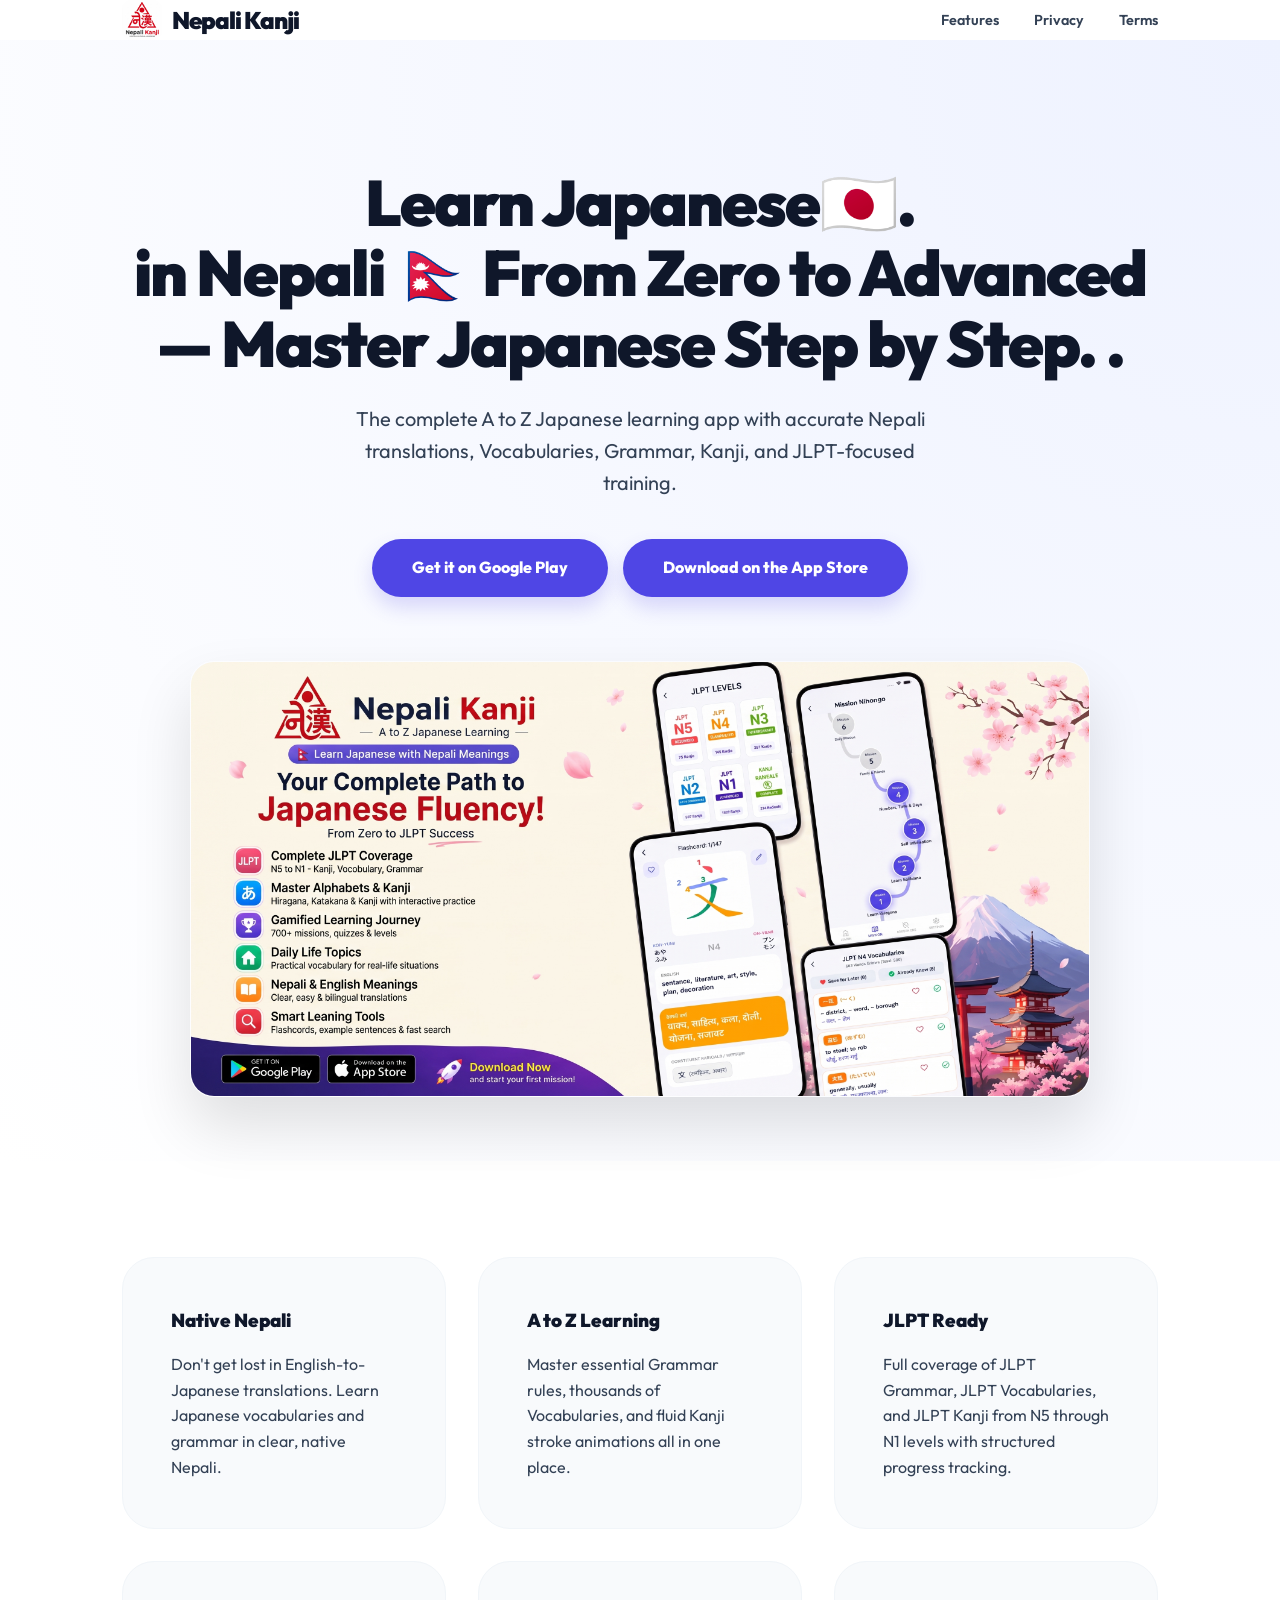
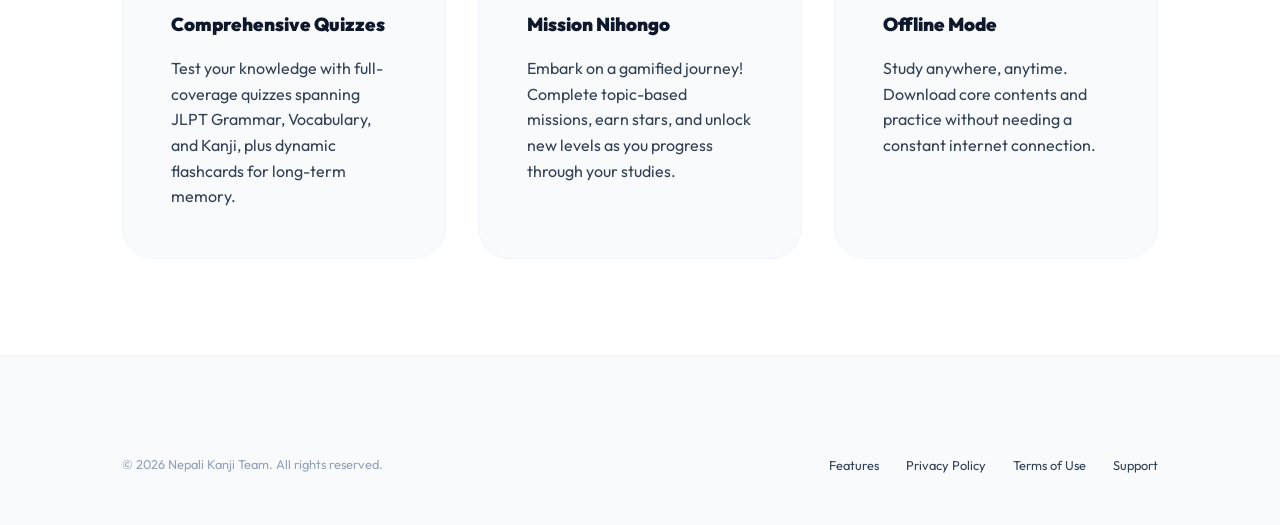
<file: index.html>
<!DOCTYPE html>
<html lang="en">
<head>
    <meta charset="UTF-8">
    <meta name="viewport" content="width=device-width, initial-scale=1.0">

    <!-- Primary SEO -->
    <title>Nepali Kanji | Complete Japanese A to Z with Nepali Translations</title>
    <meta name="description" content="Learn Japanese from A to Z with accurate Nepali meanings. Master Vocabularies, Grammar, Kanji, and JLPT-focused training from N5 to N1.">
    <meta name="keywords" content="Nepali Kanji, Japanese Learning App, JLPT N5, JLPT N4, JLPT N3, JLPT N2, JLPT N1, Learn Japanese in Nepali, Japanese Language Nepal, Kanji Dictionary Nepali, Japanese Grammar Nepali, Japanese Vocabulary Nepali">
    <meta name="author" content="Nepali Kanji Team">
    <meta name="robots" content="index, follow">
    <meta name="language" content="English">

    <!-- Canonical URL -->
    <link rel="canonical" href="https://nepalikanjiapp.com/">

    <!-- Theme Color -->
    <meta name="theme-color" content="#2563eb">

    <!-- Open Graph -->
    <meta property="og:type" content="website">
    <meta property="og:title" content="Nepali Kanji | Complete Japanese A to Z with Nepali Translations">
    <meta property="og:description" content="The complete A to Z Japanese learning app with accurate Nepali translations, Vocabularies, Grammar, Kanji, and JLPT-focused training.">
    <meta property="og:url" content="https://nepalikanjiapp.com/">
    <meta property="og:site_name" content="Nepali Kanji">
    <meta property="og:image" content="https://nepalikanjiapp.com/assets/images/feature_image.png">
    <meta property="og:image:alt" content="Nepali Kanji App Preview">

    <!-- Twitter -->
    <meta name="twitter:card" content="summary_large_image">
    <meta name="twitter:title" content="Nepali Kanji | Complete Japanese A to Z with Nepali Translations">
    <meta name="twitter:description" content="Learn Japanese from A to Z with Nepali meanings, JLPT practice, Vocabularies, Grammar, and Kanji.">
    <meta name="twitter:image" content="https://nepalikanjiapp.com/assets/images/feature_image.png">

    <!-- Mobile App -->
    <meta name="apple-mobile-web-app-capable" content="yes">
    <meta name="apple-mobile-web-app-title" content="Nepali Kanji">
    <meta name="apple-mobile-web-app-status-bar-style" content="default">

    <!-- Favicon -->
    <link rel="icon" type="image/png" href="assets/images/logo.png">
    <link rel="apple-touch-icon" href="assets/images/logo.png">

    <!-- Fonts -->
    <link rel="preconnect" href="https://fonts.googleapis.com">
    <link rel="preconnect" href="https://fonts.gstatic.com" crossorigin>
    <link href="https://fonts.googleapis.com/css2?family=Outfit:wght@100..900&display=swap" rel="stylesheet">

    <!-- Styles -->
    <link rel="stylesheet" href="style.css">

    <!-- Structured Data -->
    <script type="application/ld+json">
    {
      "@context": "https://schema.org",
      "@type": "MobileApplication",
      "name": "Nepali Kanji",
      "applicationCategory": "EducationalApplication",
      "operatingSystem": "Android, iOS",
      "description": "Learn Japanese from A to Z with accurate Nepali meanings, Vocabularies, Grammar, Kanji, JLPT preparation, quizzes, and progress tracking.",
      "url": "https://nepalikanjiapp.com/",
      "image": "https://nepalikanjiapp.com/assets/images/feature_image.png",
      "publisher": {
        "@type": "Organization",
        "name": "Nepali Kanji Team"
      },
      "downloadUrl": [
        "https://play.google.com/store/apps/details?id=com.nepalikanji",
        "https://apps.apple.com/np/app/nepali-kanji/id6767144621"
      ]
    }
    </script>

    <style>
        .download-buttons {
            display: flex;
            gap: 15px;
            margin: 0 auto 20px;
            justify-content: center;
        }

        @media (max-width: 480px) {
            .download-buttons {
                flex-direction: column;
                align-items: center;
            }
        }
    </style>
</head>
<body>

    <header>
        <div class="container" style="display: flex; justify-content: space-between; align-items: center;">
            <div class="logo">
                <img src="assets/images/logo.png" alt="Nepali Kanji Logo">
                <span>Nepali Kanji</span>
            </div>
            <nav>
                <a href="#features">Features</a>
                <a href="privacy.html">Privacy</a>
                <a href="terms.html">Terms</a>
            </nav>
        </div>
    </header>

    <section class="hero">
        <div class="container">
            <h1>Learn Japanese🇯🇵.<br>in Nepali 🇳🇵
From Zero to Advanced — Master Japanese Step by Step.
.</h1>

            <p>
                The complete A to Z Japanese learning app with accurate Nepali translations, Vocabularies, Grammar, Kanji, and JLPT-focused training.
            </p>

            <div class="download-buttons">
                <a href="https://play.google.com/store/apps/details?id=com.nepalikanji&pcampaignid=web_share"
                   class="btn google-play"
                   target="_blank"
                   rel="noopener noreferrer">
                    Get it on Google Play
                </a>

                <a href="https://apps.apple.com/np/app/nepali-kanji/id6767144621"
                   class="btn app-store"
                   target="_blank"
                   rel="noopener noreferrer">
                    Download on the App Store
                </a>
            </div>

            <div class="hero-image">
                <img src="assets/images/feature_image.png" alt="Nepali Kanji App Preview">
            </div>
        </div>
    </section>

    <section class="features" id="features">
        <div class="container"
             style="display: grid; grid-template-columns: repeat(auto-fit, minmax(300px, 1fr)); gap: 2rem;">

            <div class="feature-card">
                <h3>Native Nepali</h3>
                <p>
                    Don't get lost in English-to-Japanese translations. Learn Japanese vocabularies and grammar in clear, native Nepali.
                </p>
            </div>

            <div class="feature-card">
                <h3>A to Z Learning</h3>
                <p>
                    Master essential Grammar rules, thousands of Vocabularies, and fluid Kanji stroke animations all in one place.
                </p>
            </div>

            <div class="feature-card">
                <h3>JLPT Ready</h3>
                <p>
                    Full coverage of JLPT Grammar, JLPT Vocabularies, and JLPT Kanji from N5 through N1 levels with structured progress tracking.
                </p>
            </div>

            <div class="feature-card">
                <h3>Comprehensive Quizzes</h3>
                <p>
                    Test your knowledge with full-coverage quizzes spanning JLPT Grammar, Vocabulary, and Kanji, plus dynamic flashcards for long-term memory.
                </p>
            </div>

            <div class="feature-card">
                <h3>Mission Nihongo</h3>
                <p>
                    Embark on a gamified journey! Complete topic-based missions, earn stars, and unlock new levels as you progress through your studies.
                </p>
            </div>

            <div class="feature-card">
                <h3>Offline Mode</h3>
                <p>
                    Study anywhere, anytime. Download core contents and practice without needing a constant internet connection.
                </p>
            </div>

        </div>
    </section>

    <footer>
        <div class="container">
            <div class="footer-content">
                <div class="copyright">
                    © <span id="year"></span> Nepali Kanji Team.
                    All rights reserved.
                </div>

                <div class="footer-links">
                    <a href="#features">Features</a>
                    <a href="privacy.html">Privacy Policy</a>
                    <a href="terms.html">Terms of Use</a>
                    <a href="#">Support</a>
                </div>
            </div>
        </div>
    </footer>

    <script>
        document.getElementById('year').textContent =
            new Date().getFullYear();
    </script>

</body>
</html>
</file>
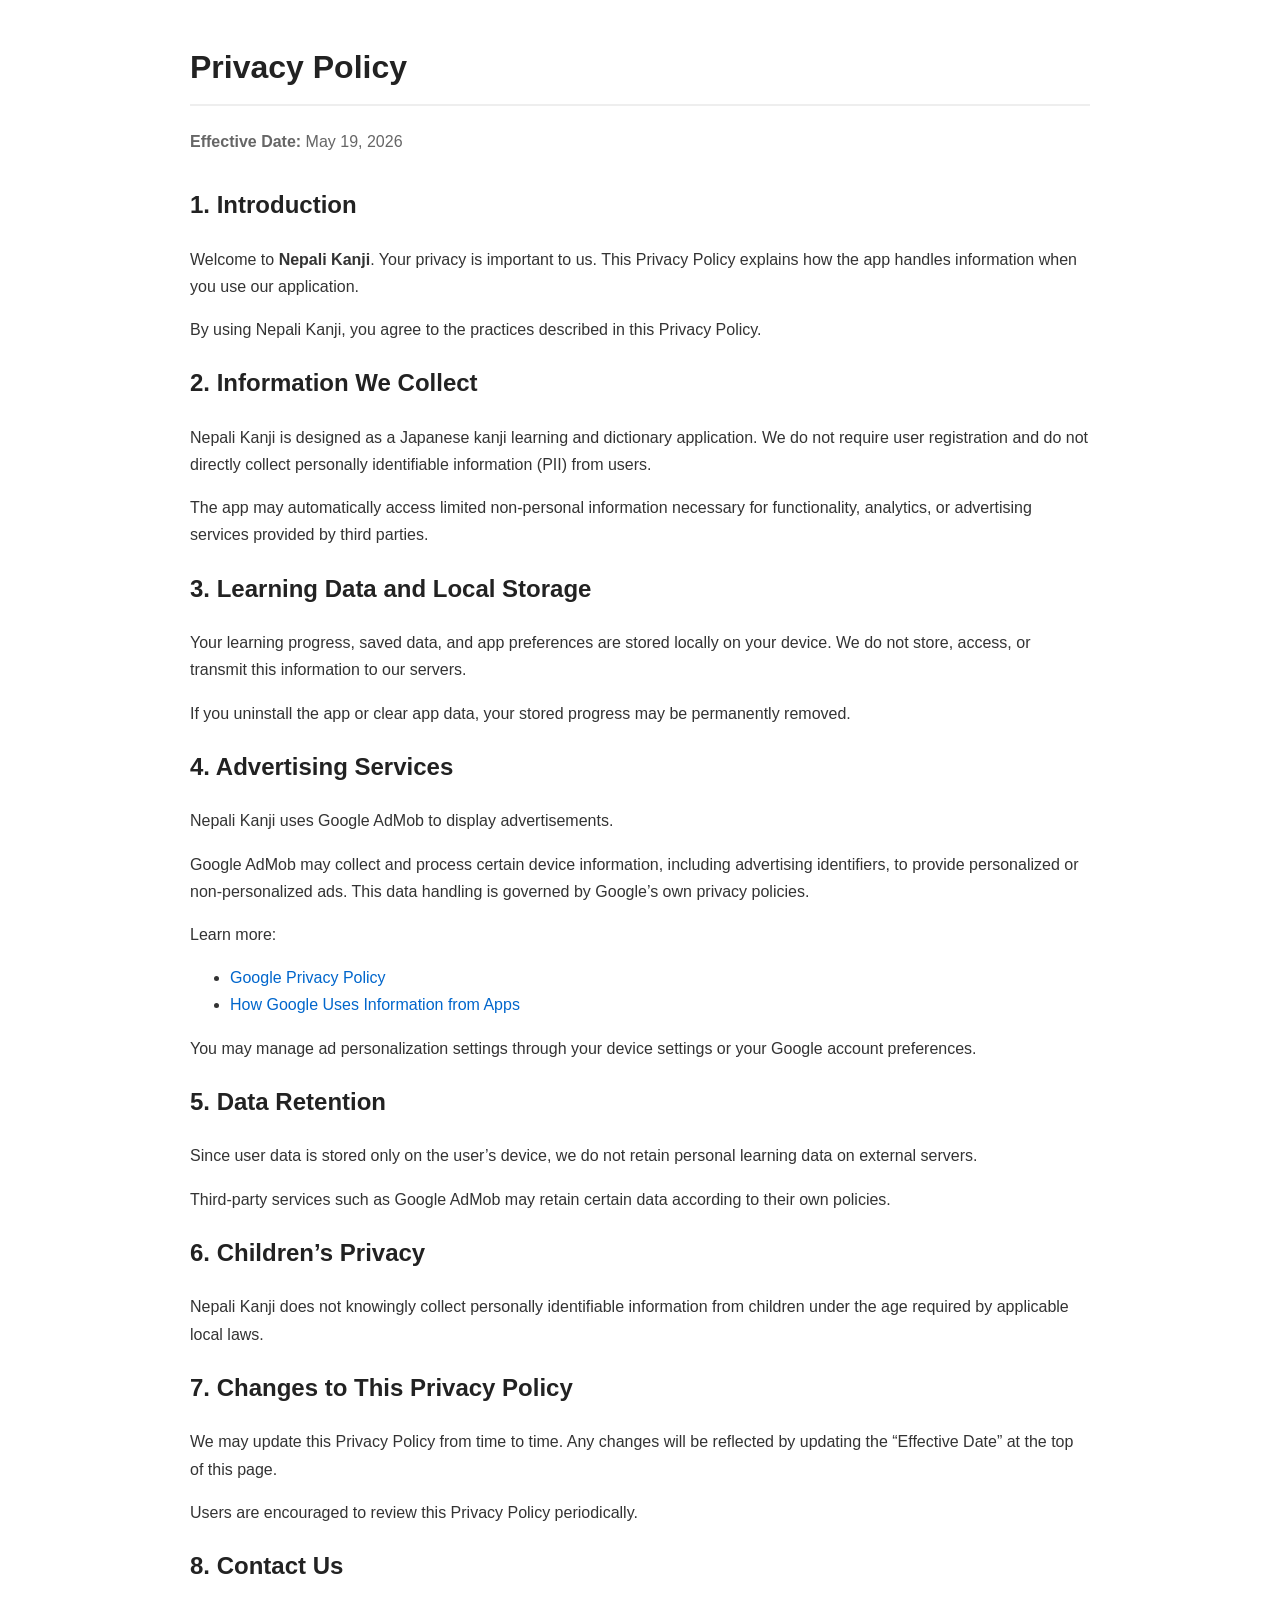
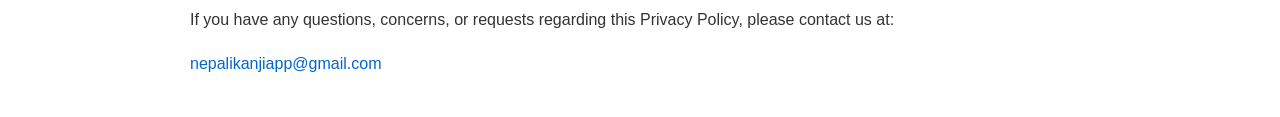
<file: privacy.html>
<!DOCTYPE html>
<html lang="en">
<head>
  <meta charset="UTF-8" />
  <meta name="viewport" content="width=device-width, initial-scale=1.0" />
  <title>Privacy Policy - Nepali Kanji</title>
  <style>
    body {
      font-family: Arial, sans-serif;
      line-height: 1.7;
      max-width: 900px;
      margin: 40px auto;
      padding: 0 20px;
      color: #333;
    }

    h1, h2 {
      color: #222;
    }

    h1 {
      border-bottom: 2px solid #eee;
      padding-bottom: 10px;
    }

    a {
      color: #0066cc;
      text-decoration: none;
    }

    a:hover {
      text-decoration: underline;
    }

    .date {
      color: #666;
      margin-bottom: 30px;
    }
  </style>
</head>
<body>

  <h1>Privacy Policy</h1>

  <p class="date"><strong>Effective Date:</strong> May 19, 2026</p>

  <h2>1. Introduction</h2>
  <p>
    Welcome to <strong>Nepali Kanji</strong>. Your privacy is important to us.
    This Privacy Policy explains how the app handles information when you use our application.
  </p>

  <p>
    By using Nepali Kanji, you agree to the practices described in this Privacy Policy.
  </p>

  <h2>2. Information We Collect</h2>
  <p>
    Nepali Kanji is designed as a Japanese kanji learning and dictionary application.
    We do not require user registration and do not directly collect personally identifiable
    information (PII) from users.
  </p>

  <p>
    The app may automatically access limited non-personal information necessary for
    functionality, analytics, or advertising services provided by third parties.
  </p>

  <h2>3. Learning Data and Local Storage</h2>
  <p>
    Your learning progress, saved data, and app preferences are stored locally on your device.
    We do not store, access, or transmit this information to our servers.
  </p>

  <p>
    If you uninstall the app or clear app data, your stored progress may be permanently removed.
  </p>

  <h2>4. Advertising Services</h2>
  <p>
    Nepali Kanji uses Google AdMob to display advertisements.
  </p>

  <p>
    Google AdMob may collect and process certain device information, including advertising
    identifiers, to provide personalized or non-personalized ads. This data handling is governed
    by Google’s own privacy policies.
  </p>

  <p>
    Learn more:
  </p>

  <ul>
    <li>
      <a href="https://policies.google.com/privacy" target="_blank">
        Google Privacy Policy
      </a>
    </li>
    <li>
      <a href="https://policies.google.com/technologies/partner-sites" target="_blank">
        How Google Uses Information from Apps
      </a>
    </li>
  </ul>

  <p>
    You may manage ad personalization settings through your device settings
    or your Google account preferences.
  </p>

  <h2>5. Data Retention</h2>
  <p>
    Since user data is stored only on the user’s device, we do not retain personal learning
    data on external servers.
  </p>

  <p>
    Third-party services such as Google AdMob may retain certain data according to their own policies.
  </p>

  <h2>6. Children’s Privacy</h2>
  <p>
    Nepali Kanji does not knowingly collect personally identifiable information from children
    under the age required by applicable local laws.
  </p>

  <h2>7. Changes to This Privacy Policy</h2>
  <p>
    We may update this Privacy Policy from time to time. Any changes will be reflected
    by updating the “Effective Date” at the top of this page.
  </p>

  <p>
    Users are encouraged to review this Privacy Policy periodically.
  </p>

  <h2>8. Contact Us</h2>
  <p>
    If you have any questions, concerns, or requests regarding this Privacy Policy,
    please contact us at:
  </p>

  <p>
    <a href="mailto:nepalikanjiapp@gmail.com">
      nepalikanjiapp@gmail.com
    </a>
  </p>

</body>
</html>
</file>
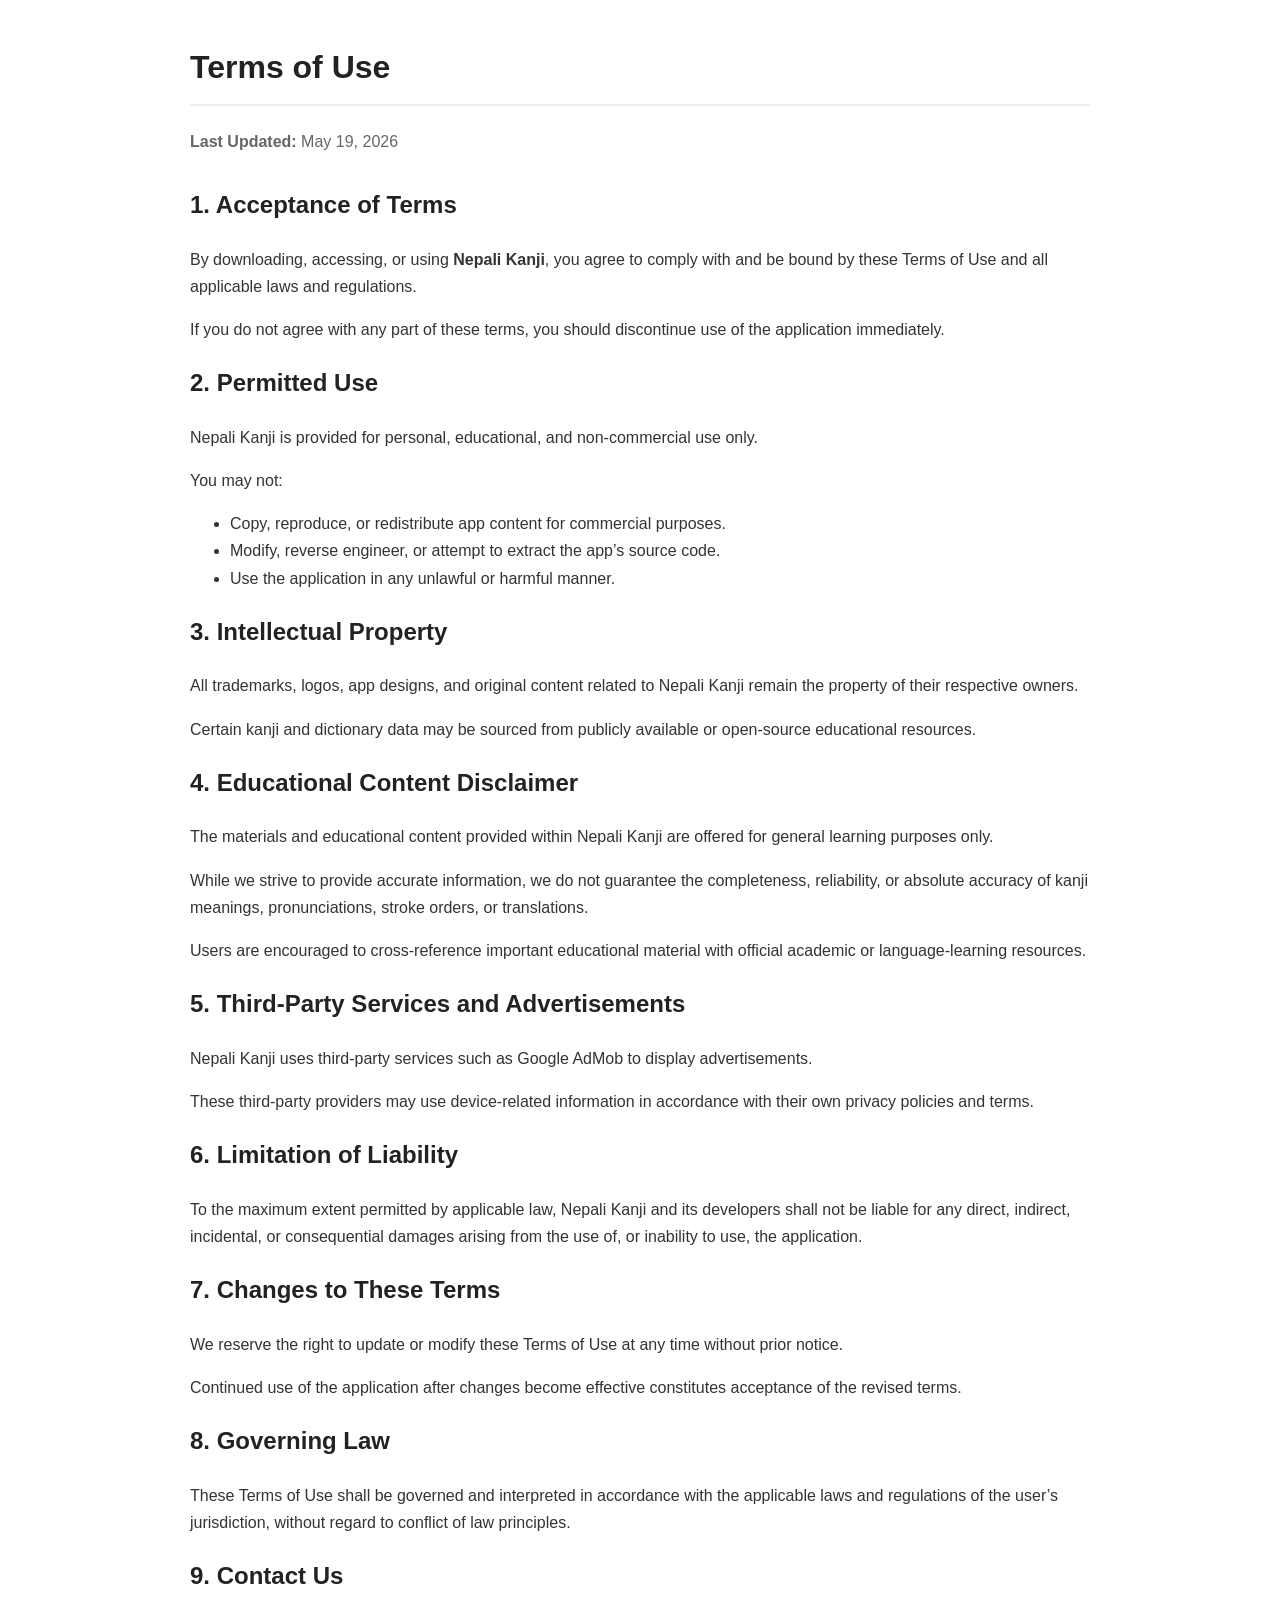
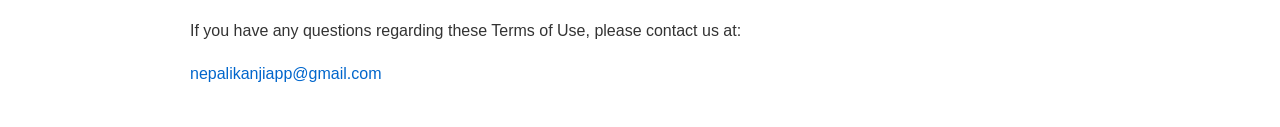
<file: terms.html>
<!DOCTYPE html>
<html lang="en">
<head>
  <meta charset="UTF-8" />
  <meta name="viewport" content="width=device-width, initial-scale=1.0" />
  <title>Terms of Use - Nepali Kanji</title>

  <style>
    body {
      font-family: Arial, sans-serif;
      line-height: 1.7;
      max-width: 900px;
      margin: 40px auto;
      padding: 0 20px;
      color: #333;
    }

    h1, h2 {
      color: #222;
    }

    h1 {
      border-bottom: 2px solid #eee;
      padding-bottom: 10px;
    }

    a {
      color: #0066cc;
      text-decoration: none;
    }

    a:hover {
      text-decoration: underline;
    }

    .date {
      color: #666;
      margin-bottom: 30px;
    }
  </style>
</head>
<body>

  <h1>Terms of Use</h1>

  <p class="date"><strong>Last Updated:</strong> May 19, 2026</p>

  <h2>1. Acceptance of Terms</h2>
  <p>
    By downloading, accessing, or using <strong>Nepali Kanji</strong>,
    you agree to comply with and be bound by these Terms of Use and all
    applicable laws and regulations.
  </p>

  <p>
    If you do not agree with any part of these terms, you should discontinue
    use of the application immediately.
  </p>

  <h2>2. Permitted Use</h2>
  <p>
    Nepali Kanji is provided for personal, educational, and non-commercial use only.
  </p>

  <p>
    You may not:
  </p>

  <ul>
    <li>Copy, reproduce, or redistribute app content for commercial purposes.</li>
    <li>Modify, reverse engineer, or attempt to extract the app’s source code.</li>
    <li>Use the application in any unlawful or harmful manner.</li>
  </ul>

  <h2>3. Intellectual Property</h2>
  <p>
    All trademarks, logos, app designs, and original content related to Nepali Kanji
    remain the property of their respective owners.
  </p>

  <p>
    Certain kanji and dictionary data may be sourced from publicly available or
    open-source educational resources.
  </p>

  <h2>4. Educational Content Disclaimer</h2>
  <p>
    The materials and educational content provided within Nepali Kanji are offered
    for general learning purposes only.
  </p>

  <p>
    While we strive to provide accurate information, we do not guarantee the
    completeness, reliability, or absolute accuracy of kanji meanings,
    pronunciations, stroke orders, or translations.
  </p>

  <p>
    Users are encouraged to cross-reference important educational material with
    official academic or language-learning resources.
  </p>

  <h2>5. Third-Party Services and Advertisements</h2>
  <p>
    Nepali Kanji uses third-party services such as Google AdMob to display advertisements.
  </p>

  <p>
    These third-party providers may use device-related information in accordance
    with their own privacy policies and terms.
  </p>

  <h2>6. Limitation of Liability</h2>
  <p>
    To the maximum extent permitted by applicable law, Nepali Kanji and its developers
    shall not be liable for any direct, indirect, incidental, or consequential damages
    arising from the use of, or inability to use, the application.
  </p>

  <h2>7. Changes to These Terms</h2>
  <p>
    We reserve the right to update or modify these Terms of Use at any time
    without prior notice.
  </p>

  <p>
    Continued use of the application after changes become effective constitutes
    acceptance of the revised terms.
  </p>

  <h2>8. Governing Law</h2>
  <p>
    These Terms of Use shall be governed and interpreted in accordance with the
    applicable laws and regulations of the user’s jurisdiction, without regard
    to conflict of law principles.
  </p>

  <h2>9. Contact Us</h2>
  <p>
    If you have any questions regarding these Terms of Use, please contact us at:
  </p>

  <p>
    <a href="mailto:nepalikanjiapp@gmail.com">
      nepalikanjiapp@gmail.com
    </a>
  </p>

</body>
</html>
</file>
<file: style.css>
:root {
    --primary: #4F46E5;
    --primary-hover: #4338CA;
    --slate-50: #F8FAFC;
    --slate-100: #F1F5F9;
    --slate-800: #1E293B;
    --slate-900: #0F172A;
    --text-main: #334155;
    --white: #FFFFFF;
}

* {
    margin: 0;
    padding: 0;
    box-sizing: border-box;
}

body {
    font-family: 'Outfit', sans-serif;
    line-height: 1.6;
    color: var(--text-main);
    background-color: var(--white);
    overflow-x: hidden;
}

.container {
    max-width: 1100px;
    margin: 0 auto;
    padding: 0 2rem;
    width: 100%;
}

/* Header */
header {
    width: 100%;
}

.logo {
    font-weight: 900;
    font-size: 1.5rem;
    color: var(--slate-900);
    letter-spacing: -1px;
    display: flex;
    align-items: center;
    gap: 10px;
}

.logo img {
    height: 40px;
    border-radius: 10px;
}

nav a {
    text-decoration: none;
    color: var(--text-main);
    font-weight: 600;
    margin-left: 2rem;
    font-size: 0.9rem;
    transition: color 0.2s;
}

nav a:hover {
    color: var(--primary);
}

/* Hero Section */
.hero {
    padding: 8rem 0 4rem 0;
    text-align: center;
    background: radial-gradient(circle at top right, #EEF2FF, transparent);
    width: 100%;
}

.hero h1 {
    font-size: 4rem;
    font-weight: 900;
    color: var(--slate-900);
    line-height: 1.1;
    margin-bottom: 1.5rem;
    letter-spacing: -2px;
}

.hero p {
    font-size: 1.25rem;
    color: var(--text-main);
    max-width: 600px;
    margin: 0 auto 2.5rem;
}

/* FIXED: Download Buttons centered globally */
.download-buttons {
    display: flex;
    gap: 15px;
    margin: 0 auto 2.5rem;
    justify-content: center; /* Centers the buttons horizontally */
    align-items: center;
    width: 100%;
}

.btn {
    display: inline-block;
    background-color: var(--primary);
    color: var(--white);
    padding: 1rem 2.5rem;
    border-radius: 50px;
    text-decoration: none;
    font-weight: 800;
    transition: transform 0.2s, background-color 0.2s;
    box-shadow: 0 10px 20px rgba(79, 70, 229, 0.2);
}

.btn:hover {
    background-color: var(--primary-hover);
    transform: translateY(-2px);
}

/* Hero Image */
.hero-image {
    margin-top: 4rem;
    position: relative;
    max-width: 900px;
    margin-left: auto;
    margin-right: auto;
    width: 100%;
}

.hero-image img {
    display: block;
    width: 100%;
    height: auto;
    border-radius: 24px;
    box-shadow: 0 30px 60px rgba(0, 0, 0, 0.12);
    border: 1px solid rgba(255, 255, 255, 0.3);
}

/* Features */
.features {
    padding: 6rem 0;
    width: 100%;
}

.feature-card {
    padding: 3rem;
    background: var(--slate-50);
    border-radius: 32px;
    border: 1px solid var(--slate-100);
}

.feature-card h3 {
    font-weight: 900;
    margin-bottom: 1rem;
    color: var(--slate-900);
}

/* Footer */
footer {
    padding: 6rem 0 3rem;
    background-color: var(--slate-50);
    border-top: 1px solid var(--slate-100);
    width: 100%;
}

.footer-content {
    display: flex;
    justify-content: space-between;
    align-items: center;
    flex-wrap: wrap;
    gap: 2rem;
}

.footer-links a {
    text-decoration: none;
    color: var(--text-main);
    font-size: 0.8rem;
    margin-left: 1.5rem;
}

.copyright {
    font-size: 0.8rem;
    color: #94A3B8;
}

/* Legal Pages */
.legal-content {
    padding: 6rem 0;
    max-width: 800px;
    margin: 0 auto;
}

.legal-content h1 {
    font-size: 2.5rem;
    font-weight: 900;
    margin-bottom: 2rem;
}

.legal-content h2 {
    font-size: 1.5rem;
    font-weight: 900;
    margin: 2.5rem 0 1rem;
    color: var(--primary);
}

.legal-content p, .legal-content ul {
    margin-bottom: 1.5rem;
    line-height: 1.8;
}

/* Responsive adjustments */
@media (max-width: 480px) {
    .download-buttons {
        flex-direction: column;
        align-items: center;
    }
    .download-buttons .btn {
        width: 100%;
        text-align: center;
    }
}
</file>
